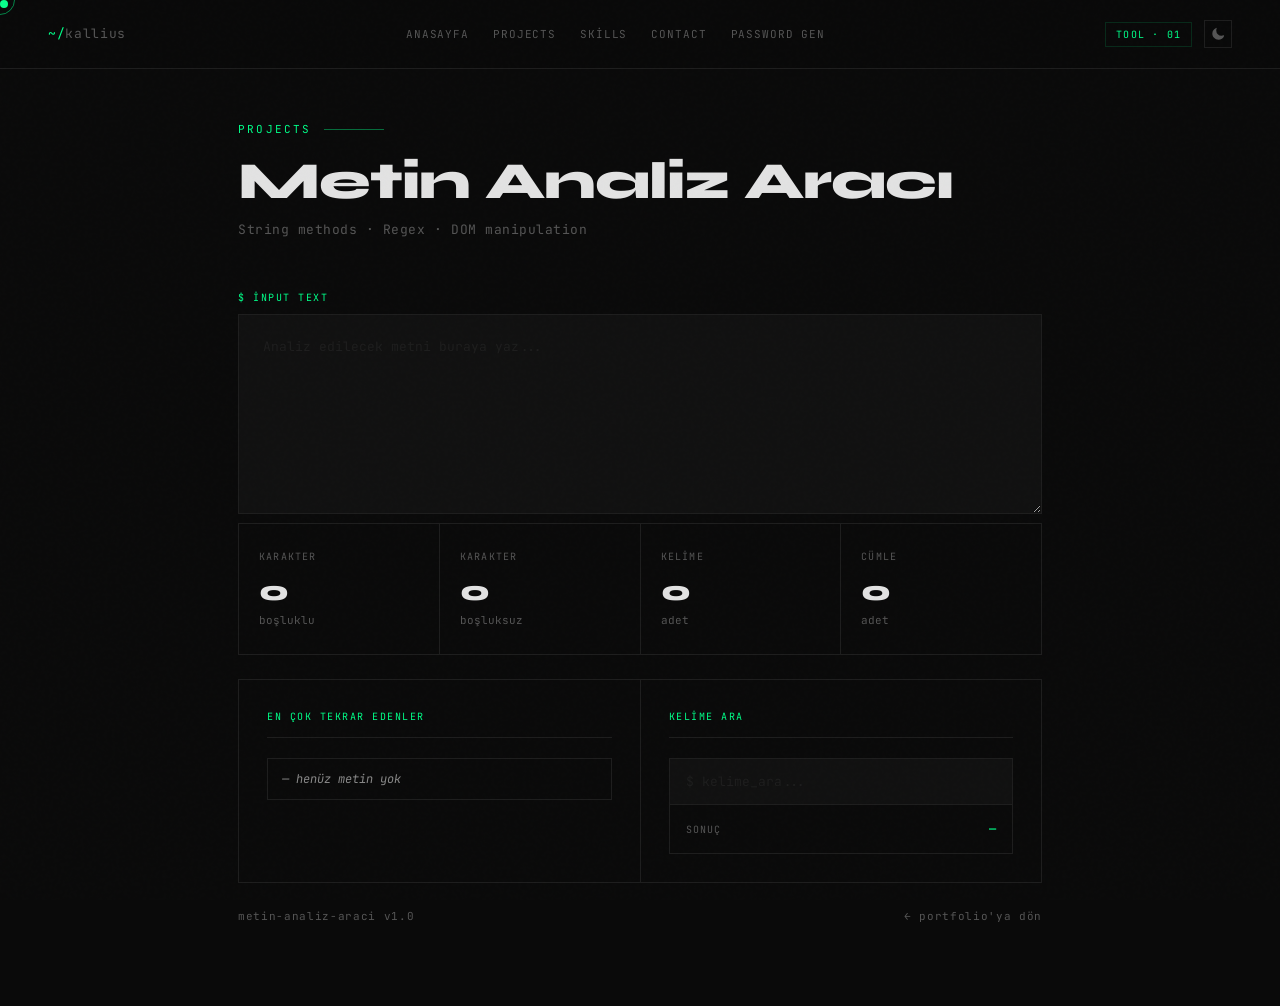
<file: text-analysis-tool/index.html>
<!DOCTYPE html>
<html lang="tr">
<head>
  <meta charset="UTF-8">
  <meta name="viewport" content="width=device-width, initial-scale=1.0">
  <meta name="description" content="Metin analiz aracı — kelime sayısı, karakter sayısı, cümle sayısı ve kelime frekansı analizi." />
  <meta name="theme-color" content="#0a0a0a" id="themeColor" />
  <title>Metin Analiz Aracı · Kallius</title>

  <!-- FOUC guard -->
  <script>(function(){try{var t=localStorage.getItem('theme');if(t==='light')document.documentElement.dataset.theme='light';}catch(e){}})();</script>

  <link rel="preconnect" href="https://fonts.googleapis.com" />
  <link rel="preconnect" href="https://fonts.gstatic.com" crossorigin />
  <link href="https://fonts.googleapis.com/css2?family=JetBrains+Mono:wght@300;400;500;700&family=Syne:wght@400;700;800&display=swap" rel="stylesheet" />
  <link rel="icon" href="/favicon.ico" type="image/x-icon">

  <style>
    *, *::before, *::after { box-sizing: border-box; margin: 0; padding: 0; }

    :root {
      --bg: #0a0a0a;
      --surface: #111111;
      --border: #1e1e1e;
      --text: #e2e2e2;
      --muted: #555;
      --text-secondary: #888;
      --accent: #00ff88;
      --accent-dim: #00ff8822;
      --nav-bg: rgba(10,10,10,0.85);
      --noise-opacity: 0.35;
      --cursor-blend: screen;
      --mono: 'JetBrains Mono', monospace;
      --sans: 'Syne', sans-serif;
    }

    :root[data-theme="light"] {
      --bg: #fafafa;
      --surface: #ffffff;
      --border: #e5e5e5;
      --text: #111111;
      --muted: #666;
      --text-secondary: #555;
      --accent: #00a85a;
      --accent-dim: #00a85a15;
      --nav-bg: rgba(250,250,250,0.85);
      --noise-opacity: 0.08;
      --cursor-blend: multiply;
    }

    html { scroll-behavior: smooth; }

    body {
      background: var(--bg);
      color: var(--text);
      font-family: var(--mono);
      font-size: 14px;
      line-height: 1.7;
      min-height: 100vh;
    }

    /* Custom cursor — yalnızca pointer cihazlarda */
    @media (hover: hover) and (pointer: fine) {
      body { cursor: none; }
      a, button, input, textarea { cursor: none; }

      .cursor {
        width: 8px; height: 8px;
        background: var(--accent);
        border-radius: 50%;
        position: fixed;
        pointer-events: none;
        z-index: 9999;
        transition: transform 0.1s ease;
        mix-blend-mode: var(--cursor-blend);
      }
      .cursor-ring {
        width: 30px; height: 30px;
        border: 1px solid var(--accent);
        border-radius: 50%;
        position: fixed;
        pointer-events: none;
        z-index: 9998;
        transition: all 0.15s ease;
        opacity: 0.5;
      }
    }

    /* Noise overlay */
    body::before {
      content: '';
      position: fixed;
      inset: 0;
      background-image: url("data:image/svg+xml,%3Csvg viewBox='0 0 256 256' xmlns='http://www.w3.org/2000/svg'%3E%3Cfilter id='noise'%3E%3CfeTurbulence type='fractalNoise' baseFrequency='0.9' numOctaves='4' stitchTiles='stitch'/%3E%3C/filter%3E%3Crect width='100%25' height='100%25' filter='url(%23noise)' opacity='0.04'/%3E%3C/svg%3E");
      pointer-events: none;
      z-index: 100;
      opacity: var(--noise-opacity);
      transition: opacity 0.3s;
    }

    /* NAV */
    nav {
      position: fixed;
      top: 0; left: 0; right: 0;
      z-index: 50;
      display: flex;
      justify-content: space-between;
      align-items: center;
      padding: 20px 48px;
      border-bottom: 1px solid var(--border);
      background: var(--nav-bg);
      backdrop-filter: blur(12px);
    }

    .nav-logo {
      font-family: var(--mono);
      font-size: 13px;
      color: var(--muted);
      letter-spacing: 0.05em;
      text-decoration: none;
      transition: color 0.2s;
    }
    .nav-logo span { color: var(--accent); }
    .nav-logo:hover { color: var(--text); }

    .nav-links {
      display: flex;
      gap: 24px;
      list-style: none;
      align-items: center;
    }
    .nav-links a {
      color: var(--muted);
      text-decoration: none;
      font-family: var(--mono);
      font-size: 11px;
      letter-spacing: 0.08em;
      text-transform: uppercase;
      transition: color 0.2s;
    }
    .nav-links a:hover { color: var(--accent); }

    .nav-right {
      display: flex;
      align-items: center;
      gap: 12px;
    }

    .nav-badge {
      font-size: 10px;
      letter-spacing: 0.12em;
      text-transform: uppercase;
      color: var(--accent);
      border: 1px solid var(--accent-dim);
      padding: 3px 10px;
    }

    /* Theme toggle */
    .theme-toggle {
      background: none;
      border: 1px solid var(--border);
      width: 28px;
      height: 28px;
      display: flex;
      align-items: center;
      justify-content: center;
      color: var(--muted);
      transition: border-color 0.2s, color 0.2s;
      padding: 0;
    }
    .theme-toggle:hover {
      border-color: var(--accent);
      color: var(--accent);
    }
    .theme-toggle:focus-visible {
      outline: 1px solid var(--accent);
      outline-offset: 2px;
    }
    .theme-toggle svg { width: 14px; height: 14px; fill: currentColor; }

    /* MAIN LAYOUT */
    main {
      max-width: 900px;
      margin: 0 auto;
      padding: 120px 48px 80px;
    }

    /* PAGE HEADER */
    .page-header {
      margin-bottom: 48px;
    }

    .section-label {
      font-size: 11px;
      letter-spacing: 0.2em;
      text-transform: uppercase;
      color: var(--accent);
      margin-bottom: 16px;
      display: flex;
      align-items: center;
      gap: 12px;
    }
    .section-label::after {
      content: '';
      height: 1px;
      width: 60px;
      background: var(--accent);
      display: block;
      opacity: 0.4;
    }

    .page-title {
      font-family: var(--sans);
      font-size: clamp(32px, 5vw, 52px);
      font-weight: 800;
      line-height: 1;
      letter-spacing: -0.02em;
      color: var(--text);
      margin-bottom: 12px;
    }

    .page-desc {
      font-size: 13px;
      color: var(--muted);
      letter-spacing: 0.04em;
    }

    /* TEXTAREA */
    .input-wrapper {
      position: relative;
      margin-bottom: 1px;
    }

    .input-label {
      font-size: 10px;
      letter-spacing: 0.15em;
      text-transform: uppercase;
      color: var(--accent);
      margin-bottom: 8px;
      display: block;
    }

    #input {
      width: 100%;
      height: 200px;
      background: var(--surface);
      border: 1px solid var(--border);
      color: var(--text);
      font-family: var(--mono);
      font-size: 13px;
      line-height: 1.8;
      padding: 20px 24px;
      resize: vertical;
      outline: none;
      transition: border-color 0.2s;
    }

    #input::placeholder { color: var(--border); }

    #input:focus {
      border-color: var(--accent);
      background: var(--surface);
    }

    /* STATS GRID */
    #stats {
      display: grid;
      grid-template-columns: repeat(4, 1fr);
      gap: 1px;
      background: var(--border);
      border: 1px solid var(--border);
      margin-bottom: 24px;
    }

    .stat-card {
      background: var(--bg);
      padding: 24px 20px;
      transition: background 0.2s;
      position: relative;
      overflow: hidden;
    }

    .stat-card::before {
      content: '';
      position: absolute;
      bottom: 0; left: 0;
      width: 0;
      height: 2px;
      background: var(--accent);
      transition: width 0.3s ease;
    }

    .stat-card:hover { background: var(--surface); }
    .stat-card:hover::before { width: 100%; }

    .stat-label {
      font-size: 10px;
      letter-spacing: 0.12em;
      text-transform: uppercase;
      color: var(--muted);
      margin-bottom: 12px;
      display: block;
    }

    .stat-value {
      font-family: var(--sans);
      font-size: 28px;
      font-weight: 800;
      color: var(--text);
      line-height: 1;
    }

    .stat-unit {
      font-family: var(--mono);
      font-size: 11px;
      color: var(--muted);
      margin-top: 4px;
      display: block;
    }

    /* BOTTOM ROW */
    .bottom-row {
      display: grid;
      grid-template-columns: 1fr 1fr;
      gap: 1px;
      background: var(--border);
      border: 1px solid var(--border);
    }

    .panel {
      background: var(--bg);
      padding: 28px;
    }

    .panel-title {
      font-size: 10px;
      letter-spacing: 0.15em;
      text-transform: uppercase;
      color: var(--accent);
      margin-bottom: 20px;
      padding-bottom: 12px;
      border-bottom: 1px solid var(--border);
    }

    /* TOP WORDS */
    #topWordList {
      list-style: none;
      display: flex;
      flex-direction: column;
      gap: 8px;
    }

    #topWordList li {
      display: flex;
      align-items: center;
      justify-content: space-between;
      padding: 10px 14px;
      border: 1px solid var(--border);
      font-size: 12px;
      color: var(--text-secondary);
      transition: all 0.2s;
    }

    #topWordList li:hover {
      border-color: var(--accent);
      color: var(--text);
      background: var(--accent-dim);
    }

    #topWordList li .word { color: var(--text); }

    #topWordList li .count {
      font-size: 10px;
      color: var(--accent);
      letter-spacing: 0.1em;
    }

    .empty-state {
      font-size: 12px;
      color: var(--border);
      font-style: italic;
    }

    /* SEARCH */
    #searchInput {
      width: 100%;
      background: var(--surface);
      border: 1px solid var(--border);
      border-bottom: none;
      color: var(--text);
      font-family: var(--mono);
      font-size: 13px;
      padding: 14px 16px;
      outline: none;
      transition: border-color 0.2s;
      margin-bottom: 0;
    }

    #searchInput::placeholder { color: var(--border); }

    #searchInput:focus {
      border-color: var(--accent);
    }

    .search-result {
      padding: 14px 16px;
      border: 1px solid var(--border);
      font-size: 12px;
      color: var(--muted);
      display: flex;
      align-items: center;
      justify-content: space-between;
      transition: border-color 0.2s;
    }

    .search-result.has-result {
      border-color: var(--accent);
      background: var(--accent-dim);
    }

    .search-result .result-label {
      font-size: 10px;
      letter-spacing: 0.1em;
      text-transform: uppercase;
      color: var(--muted);
    }

    #searchResult {
      color: var(--accent);
      font-weight: 500;
    }

    /* FOOTER */
    .tool-footer {
      margin-top: 24px;
      display: flex;
      justify-content: space-between;
      align-items: center;
      color: var(--muted);
      font-size: 11px;
      letter-spacing: 0.06em;
    }

    .tool-footer a {
      color: var(--muted);
      text-decoration: none;
      transition: color 0.2s;
    }
    .tool-footer a:hover { color: var(--accent); }

    @media (prefers-reduced-motion: reduce) {
      .stat-card::before { transition: none; }
    }

    @media (max-width: 768px) {
      .nav-links { display: none; }
    }
    @media (max-width: 640px) {
      nav { padding: 16px 24px; }
      main { padding: 100px 24px 60px; }
      #stats { grid-template-columns: repeat(2, 1fr); }
      .bottom-row { grid-template-columns: 1fr; }
    }
  </style>
</head>
<body>

  <div class="cursor" id="cursor"></div>
  <div class="cursor-ring" id="cursorRing"></div>

  <nav>
    <a href="../index.html" class="nav-logo"><span>~/</span>kallius</a>
    <ul class="nav-links">
      <li><a href="../index.html">anasayfa</a></li>
      <li><a href="../index.html#projects">projects</a></li>
      <li><a href="../index.html#skills">skills</a></li>
      <li><a href="../index.html#contact">contact</a></li>
      <li><a href="../password-generate/password-generator.html">password gen</a></li>
    </ul>
    <div class="nav-right">
      <span class="nav-badge">tool · 01</span>
      <button class="theme-toggle" id="themeToggle" aria-label="Tema değiştir" aria-pressed="false">
        <svg id="iconMoon" viewBox="0 0 24 24" xmlns="http://www.w3.org/2000/svg">
          <path d="M9.528 1.718a.75.75 0 0 1 .162.819A8.97 8.97 0 0 0 9 6a9 9 0 0 0 9 9 8.97 8.97 0 0 0 3.463-.69.75.75 0 0 1 .981.98 10.503 10.503 0 0 1-9.694 6.46c-5.799 0-10.5-4.7-10.5-10.5 0-4.368 2.667-8.112 6.46-9.694a.75.75 0 0 1 .818.162Z"/>
        </svg>
        <svg id="iconSun" viewBox="0 0 24 24" xmlns="http://www.w3.org/2000/svg" style="display:none">
          <path d="M12 2.25a.75.75 0 0 1 .75.75v2.25a.75.75 0 0 1-1.5 0V3a.75.75 0 0 1 .75-.75ZM7.5 12a4.5 4.5 0 1 1 9 0 4.5 4.5 0 0 1-9 0ZM18.894 6.166a.75.75 0 0 0-1.06-1.06l-1.591 1.59a.75.75 0 1 0 1.06 1.061l1.591-1.59ZM21.75 12a.75.75 0 0 1-.75.75h-2.25a.75.75 0 0 1 0-1.5H21a.75.75 0 0 1 .75.75ZM17.834 18.894a.75.75 0 0 0 1.06-1.06l-1.59-1.591a.75.75 0 1 0-1.061 1.06l1.59 1.591ZM12 18a.75.75 0 0 1 .75.75V21a.75.75 0 0 1-1.5 0v-2.25A.75.75 0 0 1 12 18ZM7.758 17.303a.75.75 0 0 0-1.061-1.06l-1.591 1.59a.75.75 0 0 0 1.06 1.061l1.592-1.59ZM6 12a.75.75 0 0 1-.75.75H3a.75.75 0 0 1 0-1.5h2.25A.75.75 0 0 1 6 12ZM6.697 7.757a.75.75 0 0 0 1.06-1.06l-1.59-1.591a.75.75 0 0 0-1.061 1.06l1.59 1.592Z"/>
        </svg>
      </button>
    </div>
  </nav>

  <main>
    <div class="page-header">
      <div class="section-label">projects</div>
      <h1 class="page-title">Metin Analiz Aracı</h1>
      <p class="page-desc">String methods · Regex · DOM manipulation</p>
    </div>

    <span class="input-label">$ input text</span>
    <div class="input-wrapper">
      <textarea id="input" placeholder="Analiz edilecek metni buraya yaz..."></textarea>
    </div>

    <div id="stats">
      <div class="stat-card">
        <span class="stat-label">Karakter</span>
        <span class="stat-value" id="charTotal">0</span>
        <span class="stat-unit">boşluklu</span>
      </div>
      <div class="stat-card">
        <span class="stat-label">Karakter</span>
        <span class="stat-value" id="charNoSpace">0</span>
        <span class="stat-unit">boşluksuz</span>
      </div>
      <div class="stat-card">
        <span class="stat-label">Kelime</span>
        <span class="stat-value" id="wordCount">0</span>
        <span class="stat-unit">adet</span>
      </div>
      <div class="stat-card">
        <span class="stat-label">Cümle</span>
        <span class="stat-value" id="sentenceCount">0</span>
        <span class="stat-unit">adet</span>
      </div>
    </div>

    <div class="bottom-row">
      <div class="panel">
        <div class="panel-title">En çok tekrar edenler</div>
        <ul id="topWordList">
          <li class="empty-state">— henüz metin yok</li>
        </ul>
      </div>

      <div class="panel">
        <div class="panel-title">Kelime ara</div>
        <input type="text" id="searchInput" placeholder="$ kelime_ara...">
        <div class="search-result" id="searchResultBox">
          <span class="result-label">sonuç</span>
          <span id="searchResult">—</span>
        </div>
      </div>
    </div>

    <div class="tool-footer">
      <span>metin-analiz-araci v1.0</span>
      <a href="/">← portfolio'ya dön</a>
    </div>
  </main>

  <script src="main.js"></script>

  <script>
    // ── Tema sistemi ──────────────────────────────────────────
    const html      = document.documentElement;
    const toggleBtn = document.getElementById('themeToggle');
    const iconSun   = document.getElementById('iconSun');
    const iconMoon  = document.getElementById('iconMoon');
    const themeColorMeta = document.getElementById('themeColor');

    function applyTheme(theme) {
      const isLight = theme === 'light';
      if (isLight) {
        html.dataset.theme = 'light';
      } else {
        delete html.dataset.theme;
      }
      iconSun.style.display  = isLight ? 'block' : 'none';
      iconMoon.style.display = isLight ? 'none'  : 'block';
      toggleBtn.setAttribute('aria-pressed', String(isLight));
      themeColorMeta.content = isLight ? '#fafafa' : '#0a0a0a';
    }

    applyTheme(localStorage.getItem('theme') || 'dark');

    toggleBtn.addEventListener('click', () => {
      const next = html.dataset.theme === 'light' ? 'dark' : 'light';
      localStorage.setItem('theme', next);
      applyTheme(next);
    });

    // ── Custom cursor ─────────────────────────────────────────
    const isPointer     = window.matchMedia('(hover: hover) and (pointer: fine)').matches;
    const reducedMotion = window.matchMedia('(prefers-reduced-motion: reduce)').matches;

    if (isPointer) {
      const cursor = document.getElementById('cursor');
      const ring   = document.getElementById('cursorRing');
      let mx = 0, my = 0, rx = 0, ry = 0;

      document.addEventListener('mousemove', e => {
        mx = e.clientX; my = e.clientY;
        cursor.style.left = mx - 4 + 'px';
        cursor.style.top  = my - 4 + 'px';
      });

      if (reducedMotion) {
        document.addEventListener('mousemove', e => {
          ring.style.left = e.clientX - 15 + 'px';
          ring.style.top  = e.clientY - 15 + 'px';
        });
      } else {
        (function animateRing() {
          rx += (mx - rx) * 0.12;
          ry += (my - ry) * 0.12;
          ring.style.left = rx - 15 + 'px';
          ring.style.top  = ry - 15 + 'px';
          requestAnimationFrame(animateRing);
        })();
      }

      document.querySelectorAll('a, button, input, textarea').forEach(el => {
        el.addEventListener('mouseenter', () => {
          cursor.style.transform = 'scale(2.5)';
          ring.style.transform   = 'scale(0.6)';
          ring.style.opacity     = '1';
        });
        el.addEventListener('mouseleave', () => {
          cursor.style.transform = 'scale(1)';
          ring.style.transform   = 'scale(1)';
          ring.style.opacity     = '0.5';
        });
      });
    }

    // ── Search result highlight ───────────────────────────────
    document.getElementById('searchInput').addEventListener('input', function() {
      const box = document.getElementById('searchResultBox');
      box.classList.toggle('has-result', this.value.trim().length > 0);
    });
  </script>

</body>
</html>
</file>
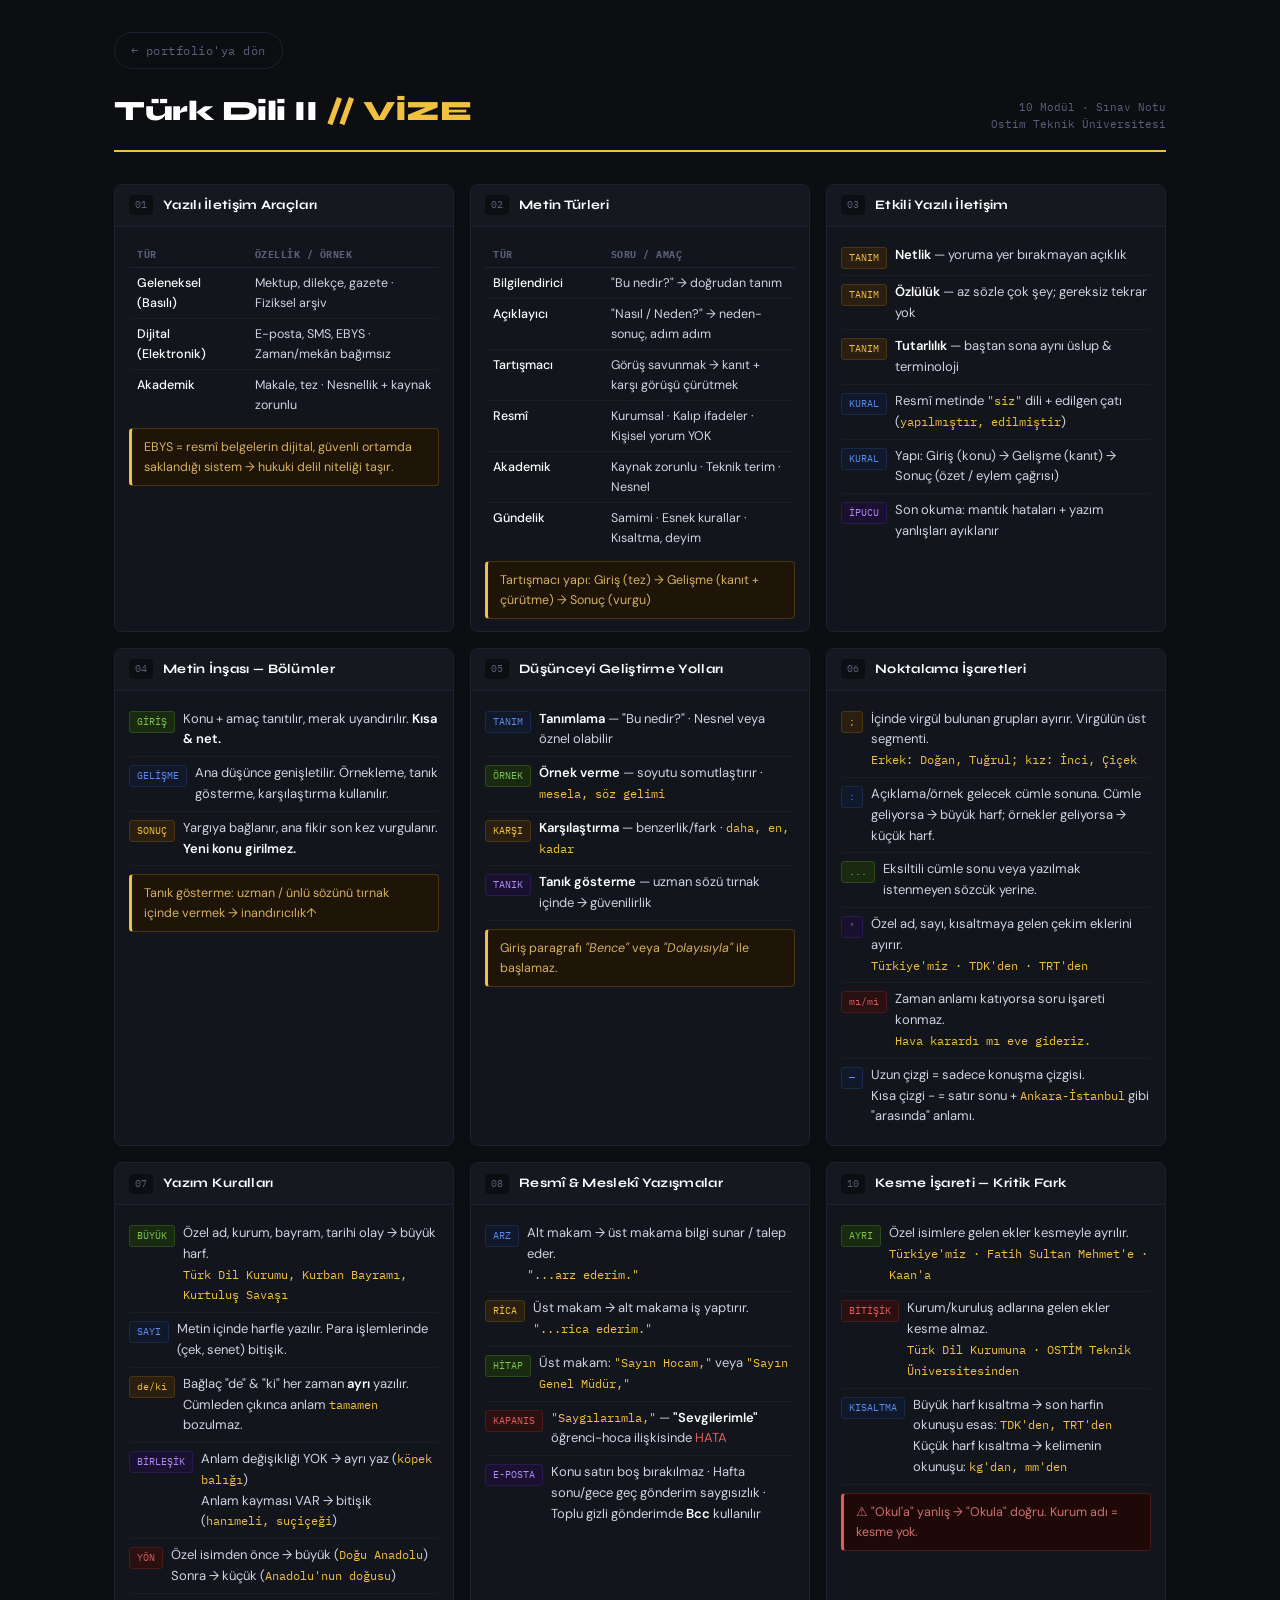
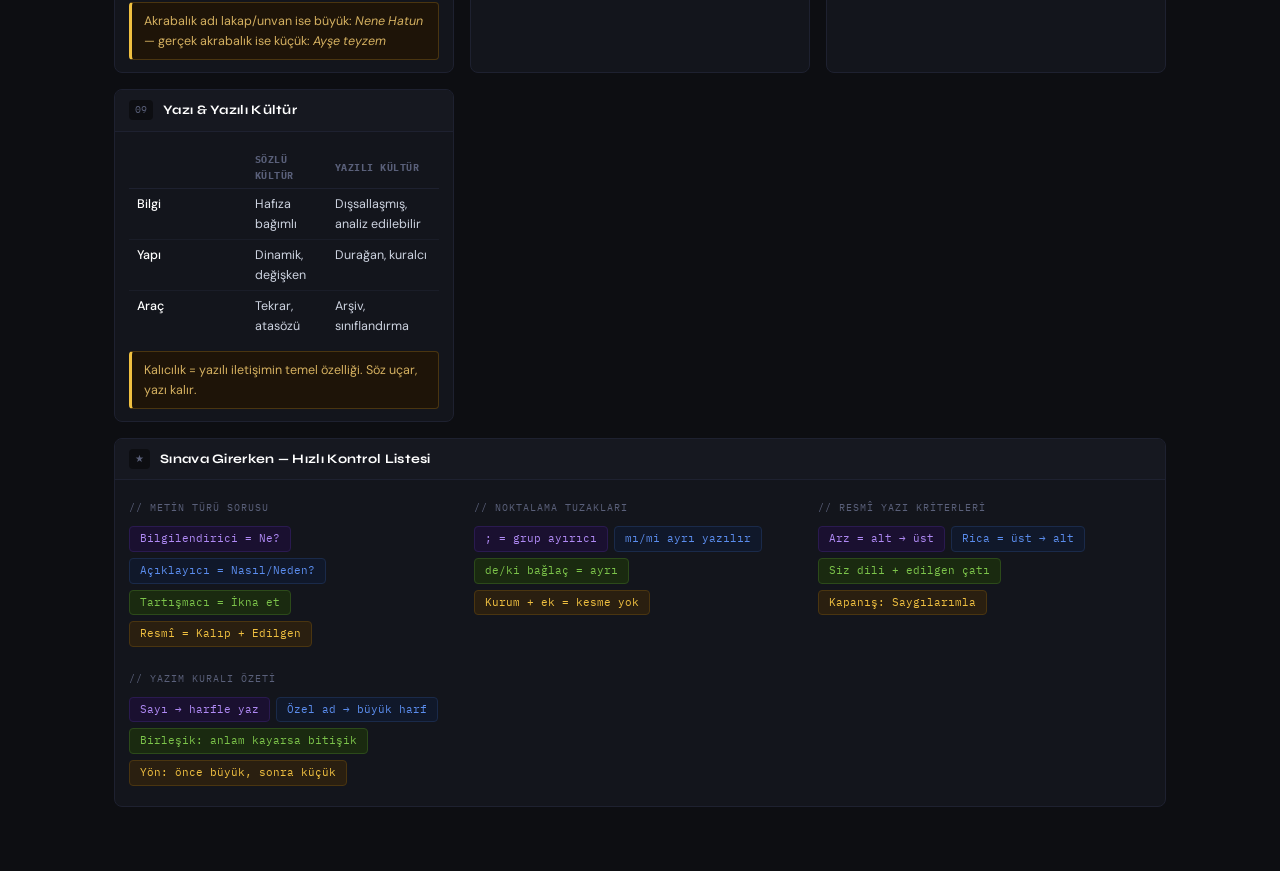
<file: dersler/turk_dili_cheatsheet.html>
<!DOCTYPE html>
<html lang="tr">
<head>
<meta charset="UTF-8">
<meta name="viewport" content="width=device-width, initial-scale=1.0">
<title>Türk Dili II — Vize Cheatsheet</title>
<link href="https://fonts.googleapis.com/css2?family=IBM+Plex+Mono:wght@400;600&family=Syne:wght@700;800&family=DM+Sans:wght@400;500&display=swap" rel="stylesheet">
<style>
  :root {
    --bg: #0d0e12;
    --surface: #13151c;
    --border: #1e2130;
    --accent: #f0c040;
    --accent2: #5b8dee;
    --accent3: #e05c5c;
    --text: #cdd3e0;
    --muted: #5a607a;
    --head: #ffffff;
  }

  * { box-sizing: border-box; margin: 0; padding: 0; }

  body {
    background: var(--bg);
    color: var(--text);
    font-family: 'DM Sans', sans-serif;
    font-size: 13.5px;
    line-height: 1.6;
    padding: 32px 24px 64px;
    max-width: 1100px;
    margin: 0 auto;
  }

  header {
    border-bottom: 2px solid var(--accent);
    padding-bottom: 16px;
    margin-bottom: 32px;
    display: flex;
    align-items: flex-end;
    justify-content: space-between;
    flex-wrap: wrap;
    gap: 8px;
  }

  header h1 {
    font-family: 'Syne', sans-serif;
    font-size: 28px;
    font-weight: 800;
    color: var(--head);
    letter-spacing: -0.5px;
  }

  header h1 span { color: var(--accent); }

  header .meta {
    font-family: 'IBM Plex Mono', monospace;
    font-size: 11px;
    color: var(--muted);
    text-align: right;
  }

  .grid {
    display: grid;
    grid-template-columns: repeat(auto-fill, minmax(320px, 1fr));
    gap: 16px;
  }

  .card {
    background: var(--surface);
    border: 1px solid var(--border);
    border-radius: 8px;
    overflow: hidden;
  }

  .card-header {
    display: flex;
    align-items: center;
    gap: 10px;
    padding: 10px 14px;
    border-bottom: 1px solid var(--border);
    background: #161820;
  }

  .card-header .num {
    font-family: 'IBM Plex Mono', monospace;
    font-size: 10px;
    color: var(--muted);
    background: var(--bg);
    padding: 2px 6px;
    border-radius: 4px;
  }

  .card-header h2 {
    font-family: 'Syne', sans-serif;
    font-size: 13px;
    font-weight: 700;
    color: var(--head);
    letter-spacing: 0.3px;
  }

  .card-body { padding: 12px 14px; }

  /* rows */
  .row {
    display: flex;
    gap: 8px;
    align-items: flex-start;
    padding: 6px 0;
    border-bottom: 1px solid #1a1d28;
  }
  .row:last-child { border-bottom: none; }

  .row .tag {
    font-family: 'IBM Plex Mono', monospace;
    font-size: 10px;
    padding: 2px 7px;
    border-radius: 3px;
    white-space: nowrap;
    flex-shrink: 0;
    margin-top: 2px;
  }
  .tag.y  { background: #1a2a10; color: #7cc44a; border: 1px solid #2c4a1a; }
  .tag.n  { background: #2a1010; color: #e05c5c; border: 1px solid #4a1a1a; }
  .tag.k  { background: #10182a; color: #5b8dee; border: 1px solid #1a2a4a; }
  .tag.ö  { background: #2a1f10; color: var(--accent); border: 1px solid #4a3510; }
  .tag.e  { background: #1a1030; color: #b08af5; border: 1px solid #2a1a50; }

  .row .content { flex: 1; font-size: 13px; }

  .row .content strong { color: var(--head); font-weight: 600; }
  .row .content em { color: var(--accent); font-style: normal; font-family: 'IBM Plex Mono', monospace; font-size: 12px; }

  /* comparison tables */
  .cmp {
    width: 100%;
    border-collapse: collapse;
    margin-top: 4px;
    font-size: 12.5px;
  }
  .cmp th {
    font-family: 'IBM Plex Mono', monospace;
    font-size: 10px;
    color: var(--muted);
    text-transform: uppercase;
    letter-spacing: 0.5px;
    padding: 4px 8px;
    border-bottom: 1px solid var(--border);
    text-align: left;
  }
  .cmp td {
    padding: 5px 8px;
    vertical-align: top;
    border-bottom: 1px solid #1a1d28;
  }
  .cmp tr:last-child td { border-bottom: none; }
  .cmp td:first-child { color: var(--head); font-weight: 500; width: 38%; }

  /* full-width card */
  .card.full { grid-column: 1 / -1; }

  .pill-list {
    display: flex;
    flex-wrap: wrap;
    gap: 6px;
    padding: 8px 0;
  }
  .pill {
    padding: 3px 10px;
    border-radius: 4px;
    font-family: 'IBM Plex Mono', monospace;
    font-size: 11px;
    border: 1px solid var(--border);
  }
  .pill.a { background: #1a1030; color: #b08af5; border-color: #2a1a50; }
  .pill.b { background: #10182a; color: #5b8dee; border-color: #1a2a4a; }
  .pill.c { background: #1a2a10; color: #7cc44a; border-color: #2c4a1a; }
  .pill.d { background: #2a1f10; color: var(--accent); border-color: #4a3510; }

  .divider {
    font-family: 'IBM Plex Mono', monospace;
    font-size: 10px;
    color: var(--muted);
    padding: 4px 0 2px;
    letter-spacing: 1px;
    text-transform: uppercase;
  }

  .alert {
    background: #1e1408;
    border: 1px solid #4a3510;
    border-left: 3px solid var(--accent);
    border-radius: 4px;
    padding: 8px 12px;
    margin-top: 8px;
    font-size: 12.5px;
    color: #d4b060;
  }
  .alert.red {
    background: #1e0808;
    border-color: #4a1a1a;
    border-left-color: var(--accent3);
    color: #d07070;
  }
</style>
</head>
<body>

<a href="/" style="display:inline-flex;align-items:center;gap:6px;margin-bottom:20px;padding:8px 16px;border:1px solid var(--border);border-radius:999px;color:var(--muted);text-decoration:none;font-family:'IBM Plex Mono',monospace;font-size:12px;letter-spacing:0.04em;transition:all 0.2s;" onmouseover="this.style.borderColor='var(--accent)';this.style.color='var(--accent)';" onmouseout="this.style.borderColor='var(--border)';this.style.color='var(--muted)';">← portfolio'ya dön</a>

<header>
  <h1>Türk Dili II <span>// VİZE</span></h1>
  <div class="meta">10 Modül · Sınav Notu<br>Ostim Teknik Üniversitesi</div>
</header>

<div class="grid">

  <!-- MOD 1 -->
  <div class="card">
    <div class="card-header"><span class="num">01</span><h2>Yazılı İletişim Araçları</h2></div>
    <div class="card-body">
      <table class="cmp">
        <tr><th>Tür</th><th>Özellik / Örnek</th></tr>
        <tr><td>Geleneksel (Basılı)</td><td>Mektup, dilekçe, gazete · Fiziksel arşiv</td></tr>
        <tr><td>Dijital (Elektronik)</td><td>E-posta, SMS, EBYS · Zaman/mekân bağımsız</td></tr>
        <tr><td>Akademik</td><td>Makale, tez · Nesnellik + kaynak zorunlu</td></tr>
      </table>
      <div class="alert">EBYS = resmî belgelerin dijital, güvenli ortamda saklandığı sistem → hukuki delil niteliği taşır.</div>
    </div>
  </div>

  <!-- MOD 2 -->
  <div class="card">
    <div class="card-header"><span class="num">02</span><h2>Metin Türleri</h2></div>
    <div class="card-body">
      <table class="cmp">
        <tr><th>Tür</th><th>Soru / Amaç</th></tr>
        <tr><td>Bilgilendirici</td><td>"Bu nedir?" → doğrudan tanım</td></tr>
        <tr><td>Açıklayıcı</td><td>"Nasıl / Neden?" → neden-sonuç, adım adım</td></tr>
        <tr><td>Tartışmacı</td><td>Görüş savunmak → kanıt + karşı görüşü çürütmek</td></tr>
        <tr><td>Resmî</td><td>Kurumsal · Kalıp ifadeler · Kişisel yorum YOK</td></tr>
        <tr><td>Akademik</td><td>Kaynak zorunlu · Teknik terim · Nesnel</td></tr>
        <tr><td>Gündelik</td><td>Samimi · Esnek kurallar · Kısaltma, deyim</td></tr>
      </table>
      <div class="alert">Tartışmacı yapı: Giriş (tez) → Gelişme (kanıt + çürütme) → Sonuç (vurgu)</div>
    </div>
  </div>

  <!-- MOD 3 -->
  <div class="card">
    <div class="card-header"><span class="num">03</span><h2>Etkili Yazılı İletişim</h2></div>
    <div class="card-body">
      <div class="row"><span class="tag ö">TANIM</span><div class="content"><strong>Netlik</strong> — yoruma yer bırakmayan açıklık</div></div>
      <div class="row"><span class="tag ö">TANIM</span><div class="content"><strong>Özlülük</strong> — az sözle çok şey; gereksiz tekrar yok</div></div>
      <div class="row"><span class="tag ö">TANIM</span><div class="content"><strong>Tutarlılık</strong> — baştan sona aynı üslup & terminoloji</div></div>
      <div class="row"><span class="tag k">KURAL</span><div class="content">Resmî metinde <em>"siz"</em> dili + edilgen çatı (<em>yapılmıştır, edilmiştir</em>)</div></div>
      <div class="row"><span class="tag k">KURAL</span><div class="content">Yapı: Giriş (konu) → Gelişme (kanıt) → Sonuç (özet / eylem çağrısı)</div></div>
      <div class="row"><span class="tag e">İPUCU</span><div class="content">Son okuma: mantık hataları + yazım yanlışları ayıklanır</div></div>
    </div>
  </div>

  <!-- MOD 4 -->
  <div class="card">
    <div class="card-header"><span class="num">04</span><h2>Metin İnşası — Bölümler</h2></div>
    <div class="card-body">
      <div class="row"><span class="tag y">GİRİŞ</span><div class="content">Konu + amaç tanıtılır, merak uyandırılır. <strong>Kısa & net.</strong></div></div>
      <div class="row"><span class="tag k">GELİŞME</span><div class="content">Ana düşünce genişletilir. Örnekleme, tanık gösterme, karşılaştırma kullanılır.</div></div>
      <div class="row"><span class="tag ö">SONUÇ</span><div class="content">Yargıya bağlanır, ana fikir son kez vurgulanır. <strong>Yeni konu girilmez.</strong></div></div>
      <div class="alert">Tanık gösterme: uzman / ünlü sözünü tırnak içinde vermek → inandırıcılık↑</div>
    </div>
  </div>

  <!-- MOD 5 -->
  <div class="card">
    <div class="card-header"><span class="num">05</span><h2>Düşünceyi Geliştirme Yolları</h2></div>
    <div class="card-body">
      <div class="row"><span class="tag k">TANIM</span><div class="content"><strong>Tanımlama</strong> — "Bu nedir?" · Nesnel veya öznel olabilir</div></div>
      <div class="row"><span class="tag y">ÖRNEK</span><div class="content"><strong>Örnek verme</strong> — soyutu somutlaştırır · <em>mesela, söz gelimi</em></div></div>
      <div class="row"><span class="tag ö">KARŞI</span><div class="content"><strong>Karşılaştırma</strong> — benzerlik/fark · <em>daha, en, kadar</em></div></div>
      <div class="row"><span class="tag e">TANIK</span><div class="content"><strong>Tanık gösterme</strong> — uzman sözü tırnak içinde → güvenilirlik</div></div>
      <div class="alert">Giriş paragrafı <em>"Bence"</em> veya <em>"Dolayısıyla"</em> ile başlamaz.</div>
    </div>
  </div>

  <!-- MOD 6 -->
  <div class="card">
    <div class="card-header"><span class="num">06</span><h2>Noktalama İşaretleri</h2></div>
    <div class="card-body">
      <div class="row"><span class="tag ö">;</span><div class="content">İçinde virgül bulunan grupları ayırır. Virgülün üst segmenti.<br><em>Erkek: Doğan, Tuğrul; kız: İnci, Çiçek</em></div></div>
      <div class="row"><span class="tag k">:</span><div class="content">Açıklama/örnek gelecek cümle sonuna. Cümle geliyorsa → büyük harf; örnekler geliyorsa → küçük harf.</div></div>
      <div class="row"><span class="tag y">...</span><div class="content">Eksiltili cümle sonu veya yazılmak istenmeyen sözcük yerine.</div></div>
      <div class="row"><span class="tag e">'</span><div class="content">Özel ad, sayı, kısaltmaya gelen çekim eklerini ayırır.<br><em>Türkiye'miz · TDK'den · TRT'den</em></div></div>
      <div class="row"><span class="tag n">mı/mi</span><div class="content">Zaman anlamı katıyorsa soru işareti konmaz.<br><em>Hava karardı mı eve gideriz.</em></div></div>
      <div class="row"><span class="tag k">—</span><div class="content">Uzun çizgi = sadece konuşma çizgisi.<br>Kısa çizgi - = satır sonu + <em>Ankara-İstanbul</em> gibi "arasında" anlamı.</div></div>
    </div>
  </div>

  <!-- MOD 7 -->
  <div class="card">
    <div class="card-header"><span class="num">07</span><h2>Yazım Kuralları</h2></div>
    <div class="card-body">
      <div class="row"><span class="tag y">BÜYÜK</span><div class="content">Özel ad, kurum, bayram, tarihi olay → büyük harf.<br><em>Türk Dil Kurumu, Kurban Bayramı, Kurtuluş Savaşı</em></div></div>
      <div class="row"><span class="tag k">SAYI</span><div class="content">Metin içinde harfle yazılır. Para işlemlerinde (çek, senet) bitişik.</div></div>
      <div class="row"><span class="tag ö">de/ki</span><div class="content">Bağlaç "de" & "ki" her zaman <strong>ayrı</strong> yazılır. Cümleden çıkınca anlam <em>tamamen</em> bozulmaz.</div></div>
      <div class="row"><span class="tag e">BİRLEŞİK</span><div class="content">Anlam değişikliği YOK → ayrı yaz (<em>köpek balığı</em>)<br>Anlam kayması VAR → bitişik (<em>hanımeli, suçiçeği</em>)</div></div>
      <div class="row"><span class="tag n">YÖN</span><div class="content">Özel isimden önce → büyük (<em>Doğu Anadolu</em>)<br>Sonra → küçük (<em>Anadolu'nun doğusu</em>)</div></div>
      <div class="alert">Akrabalık adı lakap/unvan ise büyük: <em>Nene Hatun</em> — gerçek akrabalık ise küçük: <em>Ayşe teyzem</em></div>
    </div>
  </div>

  <!-- MOD 8 -->
  <div class="card">
    <div class="card-header"><span class="num">08</span><h2>Resmî & Meslekî Yazışmalar</h2></div>
    <div class="card-body">
      <div class="row"><span class="tag k">ARZ</span><div class="content">Alt makam → üst makama bilgi sunar / talep eder.<br><em>"...arz ederim."</em></div></div>
      <div class="row"><span class="tag ö">RİCA</span><div class="content">Üst makam → alt makama iş yaptırır.<br><em>"...rica ederim."</em></div></div>
      <div class="row"><span class="tag y">HİTAP</span><div class="content">Üst makam: <em>"Sayın Hocam,"</em> veya <em>"Sayın Genel Müdür,"</em></div></div>
      <div class="row"><span class="tag n">KAPANIS</span><div class="content"><em>"Saygılarımla,"</em> — <strong>"Sevgilerimle"</strong> öğrenci-hoca ilişkisinde <span style="color:var(--accent3)">HATA</span></div></div>
      <div class="row"><span class="tag e">E-POSTA</span><div class="content">Konu satırı boş bırakılmaz · Hafta sonu/gece geç gönderim saygısızlık · Toplu gizli gönderimde <strong>Bcc</strong> kullanılır</div></div>
    </div>
  </div>

  <!-- MOD 10 KESME - critical details -->
  <div class="card">
    <div class="card-header"><span class="num">10</span><h2>Kesme İşareti — Kritik Fark</h2></div>
    <div class="card-body">
      <div class="row"><span class="tag y">AYRI</span><div class="content">Özel isimlere gelen ekler kesmeyle ayrılır.<br><em>Türkiye'miz · Fatih Sultan Mehmet'e · Kaan'a</em></div></div>
      <div class="row"><span class="tag n">BİTİŞİK</span><div class="content">Kurum/kuruluş adlarına gelen ekler kesme almaz.<br><em>Türk Dil Kurumuna · OSTİM Teknik Üniversitesinden</em></div></div>
      <div class="row"><span class="tag k">KISALTMA</span><div class="content">Büyük harf kısaltma → son harfin okunuşu esas: <em>TDK'den, TRT'den</em><br>Küçük harf kısaltma → kelimenin okunuşu: <em>kg'dan, mm'den</em></div></div>
      <div class="alert red">⚠ "Okul'a" yanlış → "Okula" doğru. Kurum adı = kesme yok.</div>
    </div>
  </div>

  <!-- MOD 9 -->
  <div class="card">
    <div class="card-header"><span class="num">09</span><h2>Yazı & Yazılı Kültür</h2></div>
    <div class="card-body">
      <table class="cmp">
        <tr><th></th><th>Sözlü Kültür</th><th>Yazılı Kültür</th></tr>
        <tr><td>Bilgi</td><td>Hafıza bağımlı</td><td>Dışsallaşmış, analiz edilebilir</td></tr>
        <tr><td>Yapı</td><td>Dinamik, değişken</td><td>Durağan, kuralcı</td></tr>
        <tr><td>Araç</td><td>Tekrar, atasözü</td><td>Arşiv, sınıflandırma</td></tr>
      </table>
      <div class="alert" style="margin-top:10px">Kalıcılık = yazılı iletişimin temel özelliği. Söz uçar, yazı kalır.</div>
    </div>
  </div>

  <!-- ÖZET KARTI - full width -->
  <div class="card full">
    <div class="card-header"><span class="num">★</span><h2>Sınava Girerken — Hızlı Kontrol Listesi</h2></div>
    <div class="card-body">
      <div style="display:grid;grid-template-columns:repeat(auto-fill,minmax(260px,1fr));gap:12px;padding-top:4px;">
        <div>
          <div class="divider">// Metin Türü Sorusu</div>
          <div class="pill-list">
            <span class="pill a">Bilgilendirici = Ne?</span>
            <span class="pill b">Açıklayıcı = Nasıl/Neden?</span>
            <span class="pill c">Tartışmacı = İkna et</span>
            <span class="pill d">Resmî = Kalıp + Edilgen</span>
          </div>
        </div>
        <div>
          <div class="divider">// Noktalama Tuzakları</div>
          <div class="pill-list">
            <span class="pill a">; = grup ayırıcı</span>
            <span class="pill b">mı/mi ayrı yazılır</span>
            <span class="pill c">de/ki bağlaç = ayrı</span>
            <span class="pill d">Kurum + ek = kesme yok</span>
          </div>
        </div>
        <div>
          <div class="divider">// Resmî Yazı Kriterleri</div>
          <div class="pill-list">
            <span class="pill a">Arz = alt → üst</span>
            <span class="pill b">Rica = üst → alt</span>
            <span class="pill c">Siz dili + edilgen çatı</span>
            <span class="pill d">Kapanış: Saygılarımla</span>
          </div>
        </div>
        <div>
          <div class="divider">// Yazım Kuralı Özeti</div>
          <div class="pill-list">
            <span class="pill a">Sayı → harfle yaz</span>
            <span class="pill b">Özel ad → büyük harf</span>
            <span class="pill c">Birleşik: anlam kayarsa bitişik</span>
            <span class="pill d">Yön: önce büyük, sonra küçük</span>
          </div>
        </div>
      </div>
    </div>
  </div>

</div>

</body>
</html>
</file>
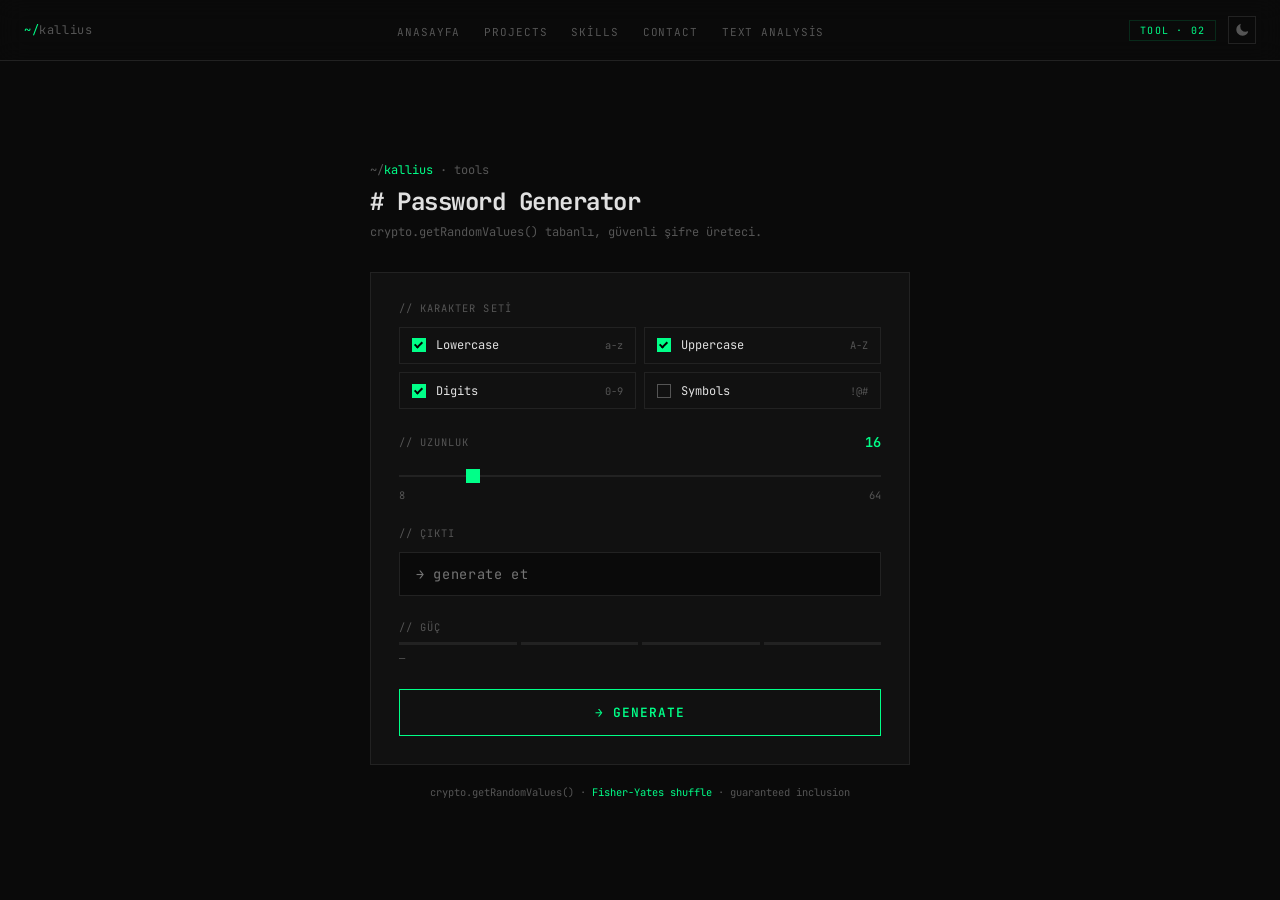
<file: password-generate/password-generator.html>
<!DOCTYPE html>
<html lang="tr">
<head>
  <meta charset="UTF-8" />
  <meta name="viewport" content="width=device-width, initial-scale=1.0" />
  <meta name="description" content="Güvenli şifre üreteci — crypto.getRandomValues() tabanlı, Fisher-Yates karıştırmalı." />
  <meta name="theme-color" content="#0a0a0a" id="themeColor" />
  <title>Password Generator · Kallius</title>

  <!-- FOUC guard -->
  <script>(function(){try{var t=localStorage.getItem('theme');if(t==='light')document.documentElement.dataset.theme='light';}catch(e){}})();</script>

  <link rel="preconnect" href="https://fonts.googleapis.com" />
  <link rel="preconnect" href="https://fonts.gstatic.com" crossorigin />
  <link href="https://fonts.googleapis.com/css2?family=JetBrains+Mono:wght@400;600;700&display=swap" rel="stylesheet" />

  <style>
    *, *::before, *::after { box-sizing: border-box; margin: 0; padding: 0; }

    :root {
      --bg:        #0a0a0a;
      --bg-card:   #111111;
      --bg-hover:  #1a1a1a;
      --border:    #222222;
      --accent:    #00ff88;
      --accent-dim:#00ff8822;
      --text:      #e0e0e0;
      --muted:     #555555;
      --nav-bg:    rgba(10,10,10,0.9);
      --font:      'JetBrains Mono', monospace;
    }

    :root[data-theme="light"] {
      --bg:        #fafafa;
      --bg-card:   #ffffff;
      --bg-hover:  #f0f0f0;
      --border:    #e5e5e5;
      --accent:    #00a85a;
      --accent-dim:#00a85a15;
      --text:      #111111;
      --muted:     #666666;
      --nav-bg:    rgba(250,250,250,0.9);
    }

    body {
      background: var(--bg);
      color: var(--text);
      font-family: var(--font);
      min-height: 100vh;
      display: flex;
      flex-direction: column;
    }

    /* Top bar */
    .topbar {
      display: flex;
      justify-content: space-between;
      align-items: center;
      padding: 16px 24px;
      border-bottom: 1px solid var(--border);
      background: var(--nav-bg);
      backdrop-filter: blur(12px);
      position: sticky;
      top: 0;
      z-index: 10;
    }

    .topbar-logo {
      font-size: 12px;
      color: var(--muted);
      text-decoration: none;
      letter-spacing: 0.05em;
      transition: color 0.2s;
    }
    .topbar-logo span { color: var(--accent); }
    .topbar-logo:hover { color: var(--text); }

    .topbar-links {
      display: flex;
      gap: 24px;
      list-style: none;
      align-items: center;
    }
    .topbar-links a {
      color: var(--muted);
      text-decoration: none;
      font-size: 11px;
      letter-spacing: 0.08em;
      text-transform: uppercase;
      transition: color 0.2s;
    }
    .topbar-links a:hover { color: var(--accent); }

    .topbar-right {
      display: flex;
      align-items: center;
      gap: 12px;
    }

    .topbar-badge {
      font-size: 10px;
      letter-spacing: 0.12em;
      text-transform: uppercase;
      color: var(--accent);
      border: 1px solid var(--accent-dim);
      padding: 3px 10px;
    }

    /* Theme toggle */
    .theme-toggle {
      background: none;
      border: 1px solid var(--border);
      width: 28px;
      height: 28px;
      display: flex;
      align-items: center;
      justify-content: center;
      color: var(--muted);
      transition: border-color 0.2s, color 0.2s;
      padding: 0;
      cursor: pointer;
    }
    .theme-toggle:hover {
      border-color: var(--accent);
      color: var(--accent);
    }
    .theme-toggle:focus-visible {
      outline: 1px solid var(--accent);
      outline-offset: 2px;
    }
    .theme-toggle svg { width: 14px; height: 14px; fill: currentColor; }

    /* Main content */
    .main {
      flex: 1;
      display: flex;
      align-items: center;
      justify-content: center;
      padding: 2rem;
    }

    .container {
      width: 100%;
      max-width: 540px;
    }

    /* Header */
    .header {
      margin-bottom: 2rem;
    }

    .header .prompt {
      color: var(--muted);
      font-size: 0.75rem;
      margin-bottom: 0.5rem;
    }

    .header .prompt span {
      color: var(--accent);
    }

    .header h1 {
      font-size: 1.5rem;
      font-weight: 700;
      color: var(--text);
      letter-spacing: -0.02em;
    }

    .header p {
      font-size: 0.75rem;
      color: var(--muted);
      margin-top: 0.4rem;
    }

    /* Card */
    .card {
      background: var(--bg-card);
      border: 1px solid var(--border);
      padding: 1.75rem;
    }

    /* Section label */
    .section-label {
      font-size: 0.65rem;
      color: var(--muted);
      text-transform: uppercase;
      letter-spacing: 0.1em;
      margin-bottom: 0.75rem;
    }

    /* Checkboxes */
    .options {
      display: grid;
      grid-template-columns: 1fr 1fr;
      gap: 0.5rem;
      margin-bottom: 1.5rem;
    }

    .option {
      display: flex;
      align-items: center;
      gap: 0.6rem;
      padding: 0.6rem 0.75rem;
      border: 1px solid var(--border);
      cursor: pointer;
      transition: border-color 0.15s, background 0.15s;
      user-select: none;
    }

    .option:hover {
      border-color: var(--accent);
      background: var(--bg-hover);
    }

    .option input[type="checkbox"] {
      appearance: none;
      width: 14px;
      height: 14px;
      border: 1px solid var(--muted);
      flex-shrink: 0;
      cursor: pointer;
      position: relative;
      transition: border-color 0.15s;
    }

    .option input[type="checkbox"]:checked {
      border-color: var(--accent);
      background: var(--accent);
    }

    .option input[type="checkbox"]:checked::after {
      content: '';
      position: absolute;
      top: 1px; left: 3px;
      width: 5px; height: 8px;
      border: 2px solid #000;
      border-top: none;
      border-left: none;
      transform: rotate(45deg);
    }

    .option-label {
      font-size: 0.75rem;
      color: var(--text);
    }

    .option-sample {
      font-size: 0.65rem;
      color: var(--muted);
      margin-left: auto;
    }

    /* Length */
    .length-row {
      margin-bottom: 1.5rem;
    }

    .length-header {
      display: flex;
      justify-content: space-between;
      align-items: center;
      margin-bottom: 0.6rem;
    }

    .length-value {
      color: var(--accent);
      font-size: 0.85rem;
      font-weight: 600;
    }

    input[type="range"] {
      -webkit-appearance: none;
      width: 100%;
      height: 2px;
      background: var(--border);
      outline: none;
      cursor: pointer;
    }

    input[type="range"]::-webkit-slider-thumb {
      -webkit-appearance: none;
      width: 14px;
      height: 14px;
      background: var(--accent);
      border-radius: 0;
      cursor: pointer;
    }

    input[type="range"]::-moz-range-thumb {
      width: 14px;
      height: 14px;
      background: var(--accent);
      border: none;
      border-radius: 0;
      cursor: pointer;
    }

    .length-limits {
      display: flex;
      justify-content: space-between;
      margin-top: 0.4rem;
      font-size: 0.65rem;
      color: var(--muted);
    }

    /* Output */
    .output-row {
      margin-bottom: 1.5rem;
    }

    .output-box {
      display: flex;
      align-items: center;
      border: 1px solid var(--border);
      background: var(--bg);
      transition: border-color 0.2s;
    }

    .output-box:focus-within {
      border-color: var(--accent);
    }

    #output {
      flex: 1;
      background: transparent;
      border: none;
      outline: none;
      color: var(--accent);
      font-family: var(--font);
      font-size: 0.85rem;
      padding: 0.75rem 1rem;
      letter-spacing: 0.05em;
      cursor: default;
    }

    #copy-btn {
      background: transparent;
      border: none;
      border-left: 1px solid var(--border);
      color: var(--muted);
      font-family: var(--font);
      font-size: 0.7rem;
      padding: 0.75rem 0.9rem;
      cursor: pointer;
      transition: color 0.15s;
      white-space: nowrap;
      display: none;
    }

    #copy-btn:hover { color: var(--accent); }

    /* Strength */
    .strength-row {
      margin-bottom: 1.5rem;
    }

    .strength-bar-wrap {
      display: flex;
      gap: 4px;
      margin-top: 0.5rem;
    }

    .strength-seg {
      flex: 1;
      height: 3px;
      background: var(--border);
      transition: background 0.3s;
    }

    .strength-seg.active-weak   { background: #ff4444; }
    .strength-seg.active-fair   { background: #ffaa00; }
    .strength-seg.active-good   { background: #44aaff; }
    .strength-seg.active-strong { background: var(--accent); }

    .strength-label {
      font-size: 0.65rem;
      color: var(--muted);
      margin-top: 0.4rem;
    }

    /* Generate button */
    #generate-btn {
      width: 100%;
      background: transparent;
      border: 1px solid var(--accent);
      color: var(--accent);
      font-family: var(--font);
      font-size: 0.8rem;
      font-weight: 600;
      padding: 0.85rem;
      cursor: pointer;
      letter-spacing: 0.08em;
      text-transform: uppercase;
      transition: background 0.15s, color 0.15s;
    }

    #generate-btn:hover {
      background: var(--accent);
      color: #000;
    }

    #countdown {
      font-size: 0.65rem;
      color: var(--muted);
      padding: 0 0.75rem;
      display: none;
    }

    /* Footer */
    .footer {
      margin-top: 1.25rem;
      font-size: 0.65rem;
      color: var(--muted);
      text-align: center;
    }

    .footer span { color: var(--accent); }

    @media (max-width: 768px) {
      .topbar-links { display: none; }
    }
  </style>
</head>
<body>

  <nav class="topbar">
    <a href="../index.html" class="topbar-logo"><span>~/</span>kallius</a>
    <ul class="topbar-links">
      <li><a href="../index.html">anasayfa</a></li>
      <li><a href="../index.html#projects">projects</a></li>
      <li><a href="../index.html#skills">skills</a></li>
      <li><a href="../index.html#contact">contact</a></li>
      <li><a href="../text-analysis-tool/index.html">text analysis</a></li>
    </ul>
    <div class="topbar-right">
      <span class="topbar-badge">tool · 02</span>
      <button class="theme-toggle" id="themeToggle" aria-label="Tema değiştir" aria-pressed="false">
        <svg id="iconMoon" viewBox="0 0 24 24" xmlns="http://www.w3.org/2000/svg">
          <path d="M9.528 1.718a.75.75 0 0 1 .162.819A8.97 8.97 0 0 0 9 6a9 9 0 0 0 9 9 8.97 8.97 0 0 0 3.463-.69.75.75 0 0 1 .981.98 10.503 10.503 0 0 1-9.694 6.46c-5.799 0-10.5-4.7-10.5-10.5 0-4.368 2.667-8.112 6.46-9.694a.75.75 0 0 1 .818.162Z"/>
        </svg>
        <svg id="iconSun" viewBox="0 0 24 24" xmlns="http://www.w3.org/2000/svg" style="display:none">
          <path d="M12 2.25a.75.75 0 0 1 .75.75v2.25a.75.75 0 0 1-1.5 0V3a.75.75 0 0 1 .75-.75ZM7.5 12a4.5 4.5 0 1 1 9 0 4.5 4.5 0 0 1-9 0ZM18.894 6.166a.75.75 0 0 0-1.06-1.06l-1.591 1.59a.75.75 0 1 0 1.06 1.061l1.591-1.59ZM21.75 12a.75.75 0 0 1-.75.75h-2.25a.75.75 0 0 1 0-1.5H21a.75.75 0 0 1 .75.75ZM17.834 18.894a.75.75 0 0 0 1.06-1.06l-1.59-1.591a.75.75 0 1 0-1.061 1.06l1.59 1.591ZM12 18a.75.75 0 0 1 .75.75V21a.75.75 0 0 1-1.5 0v-2.25A.75.75 0 0 1 12 18ZM7.758 17.303a.75.75 0 0 0-1.061-1.06l-1.591 1.59a.75.75 0 0 0 1.06 1.061l1.592-1.59ZM6 12a.75.75 0 0 1-.75.75H3a.75.75 0 0 1 0-1.5h2.25A.75.75 0 0 1 6 12ZM6.697 7.757a.75.75 0 0 0 1.06-1.06l-1.59-1.591a.75.75 0 0 0-1.061 1.06l1.59 1.592Z"/>
        </svg>
      </button>
    </div>
  </nav>

  <div class="main">
    <div class="container">

      <div class="header">
        <div class="prompt">~/<span>kallius</span> · tools</div>
        <h1># Password Generator</h1>
        <p>crypto.getRandomValues() tabanlı, güvenli şifre üreteci.</p>
      </div>

      <div class="card">

        <div class="section-label">// karakter seti</div>
        <div class="options">
          <label class="option">
            <input type="checkbox" id="lowercase" checked />
            <span class="option-label">Lowercase</span>
            <span class="option-sample">a-z</span>
          </label>
          <label class="option">
            <input type="checkbox" id="uppercase" checked />
            <span class="option-label">Uppercase</span>
            <span class="option-sample">A-Z</span>
          </label>
          <label class="option">
            <input type="checkbox" id="digits" checked />
            <span class="option-label">Digits</span>
            <span class="option-sample">0-9</span>
          </label>
          <label class="option">
            <input type="checkbox" id="symbols" />
            <span class="option-label">Symbols</span>
            <span class="option-sample">!@#</span>
          </label>
        </div>

        <div class="length-row">
          <div class="length-header">
            <span class="section-label" style="margin:0">// uzunluk</span>
            <span class="length-value" id="length-display">16</span>
          </div>
          <input type="range" id="length" min="8" max="64" value="16" />
          <div class="length-limits"><span>8</span><span>64</span></div>
        </div>

        <div class="output-row">
          <div class="section-label">// çıktı</div>
          <div class="output-box">
            <input type="text" id="output" readonly placeholder="→ generate et" />
            <button id="copy-btn">copy</button>
            <span id="countdown"></span>
          </div>
        </div>

        <div class="strength-row">
          <div class="section-label" style="margin:0">// güç</div>
          <div class="strength-bar-wrap">
            <div class="strength-seg" id="seg-1"></div>
            <div class="strength-seg" id="seg-2"></div>
            <div class="strength-seg" id="seg-3"></div>
            <div class="strength-seg" id="seg-4"></div>
          </div>
          <div class="strength-label" id="strength-label">—</div>
        </div>

        <button id="generate-btn">→ generate</button>

      </div>

      <div class="footer">
        crypto.getRandomValues() · <span>Fisher-Yates shuffle</span> · guaranteed inclusion
      </div>

    </div>
  </div>

  <script src="script.js"></script>
  <script>
    // ── Tema sistemi ──────────────────────────────────────────
    const html    = document.documentElement;
    const toggleBtn = document.getElementById('themeToggle');
    const iconSun   = document.getElementById('iconSun');
    const iconMoon  = document.getElementById('iconMoon');
    const themeColorMeta = document.getElementById('themeColor');

    function applyTheme(theme) {
      const isLight = theme === 'light';
      if (isLight) {
        html.dataset.theme = 'light';
      } else {
        delete html.dataset.theme;
      }
      iconSun.style.display  = isLight ? 'block' : 'none';
      iconMoon.style.display = isLight ? 'none'  : 'block';
      toggleBtn.setAttribute('aria-pressed', String(isLight));
      themeColorMeta.content = isLight ? '#fafafa' : '#0a0a0a';
    }

    applyTheme(localStorage.getItem('theme') || 'dark');

    toggleBtn.addEventListener('click', () => {
      const next = html.dataset.theme === 'light' ? 'dark' : 'light';
      localStorage.setItem('theme', next);
      applyTheme(next);
    });

    // ── Length slider ─────────────────────────────────────────
    const lengthSlider  = document.getElementById('length');
    const lengthDisplay = document.getElementById('length-display');
    lengthSlider.addEventListener('input', () => {
      lengthDisplay.textContent = lengthSlider.value;
    });

    // ── Strength calculator ───────────────────────────────────
    function calcStrength(password, options) {
      if (!password) return 0;
      const activeCount = Object.values(options).filter(Boolean).length;
      const len = password.length;
      if (activeCount >= 4 && len >= 20) return 4;
      if (activeCount >= 3 && len >= 14) return 3;
      if (activeCount >= 2 && len >= 10) return 2;
      return 1;
    }

    function renderStrength(level) {
      const labels  = ['', 'weak', 'fair', 'good', 'strong'];
      const classes = ['', 'active-weak', 'active-fair', 'active-good', 'active-strong'];
      for (let i = 1; i <= 4; i++) {
        const seg = document.getElementById('seg-' + i);
        seg.className = 'strength-seg' + (i <= level ? ' ' + classes[level] : '');
      }
      document.getElementById('strength-label').textContent = labels[level] || '—';
    }

    document.getElementById('generate-btn').addEventListener('click', () => {
      setTimeout(() => {
        const options = getOptions();
        const pw = document.getElementById('output').value;
        renderStrength(calcStrength(pw, options));
      }, 0);
    });
  </script>

</body>
</html>
</file>
